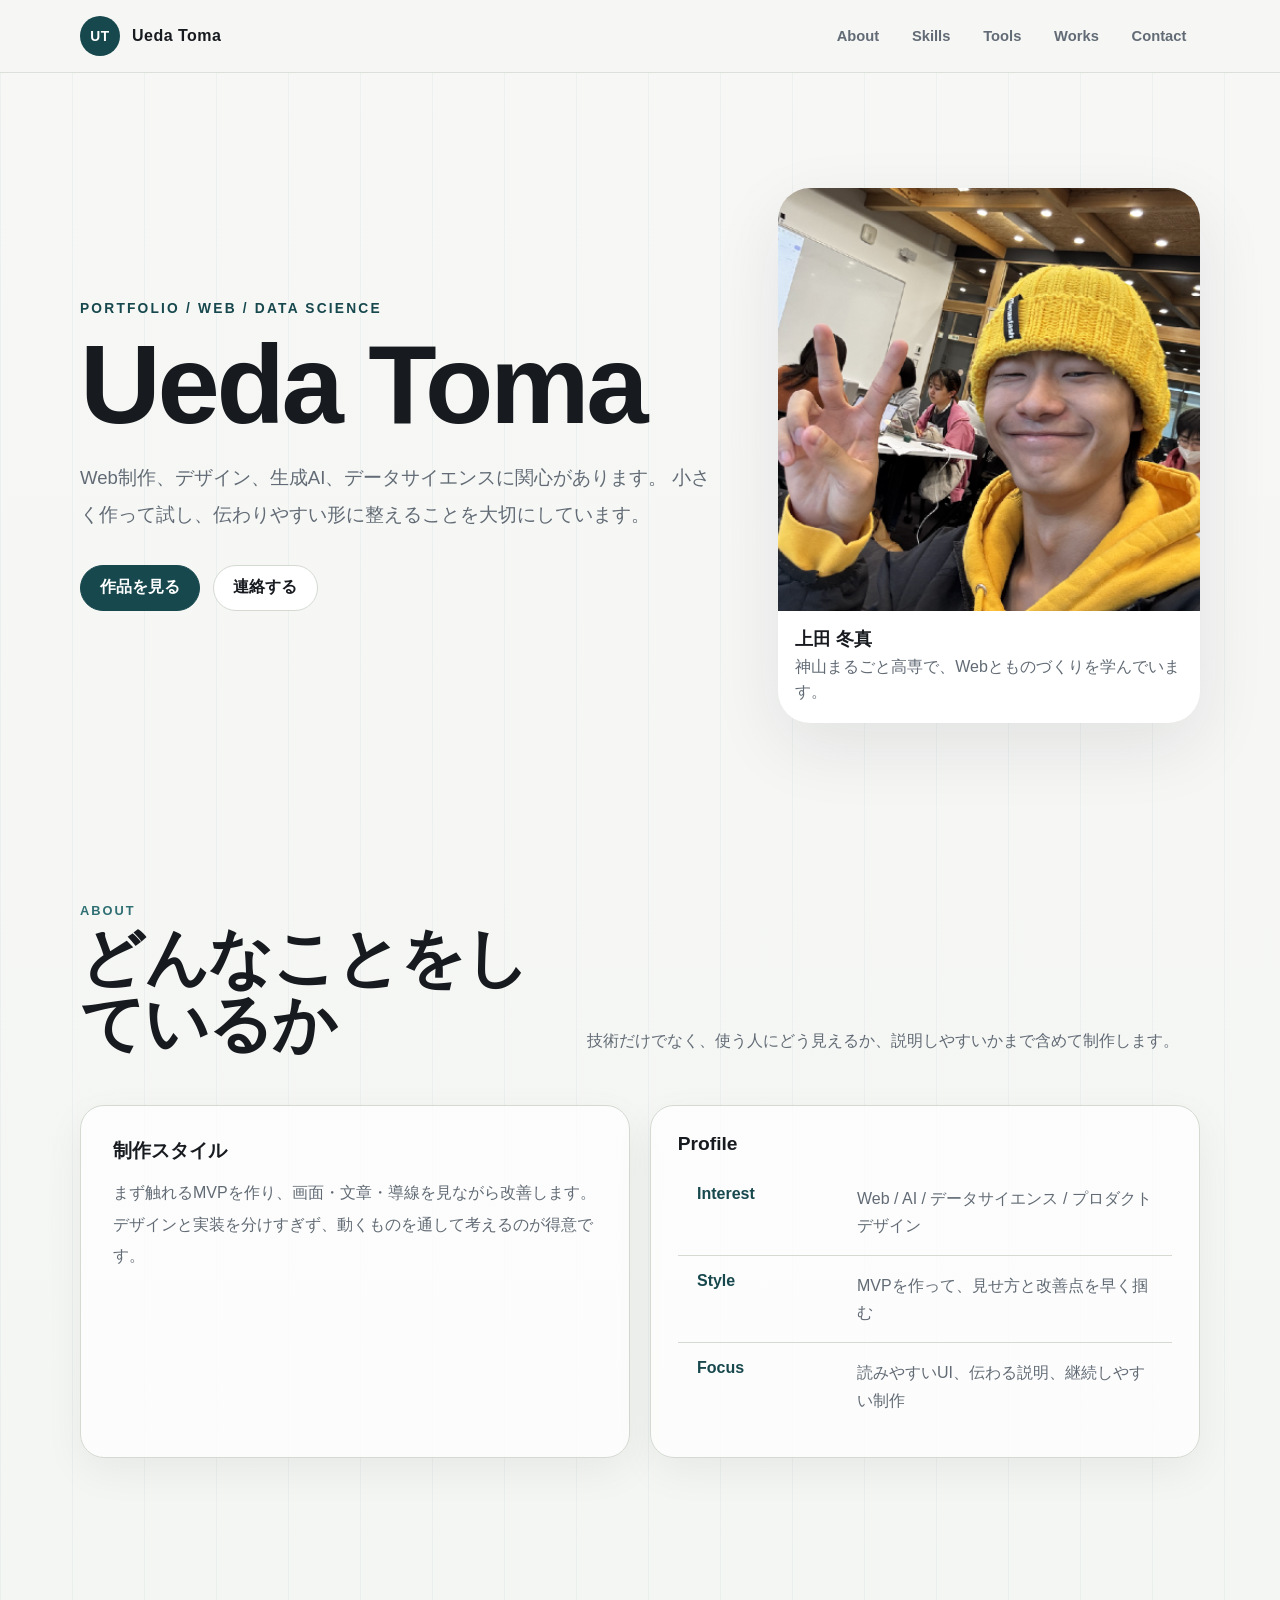
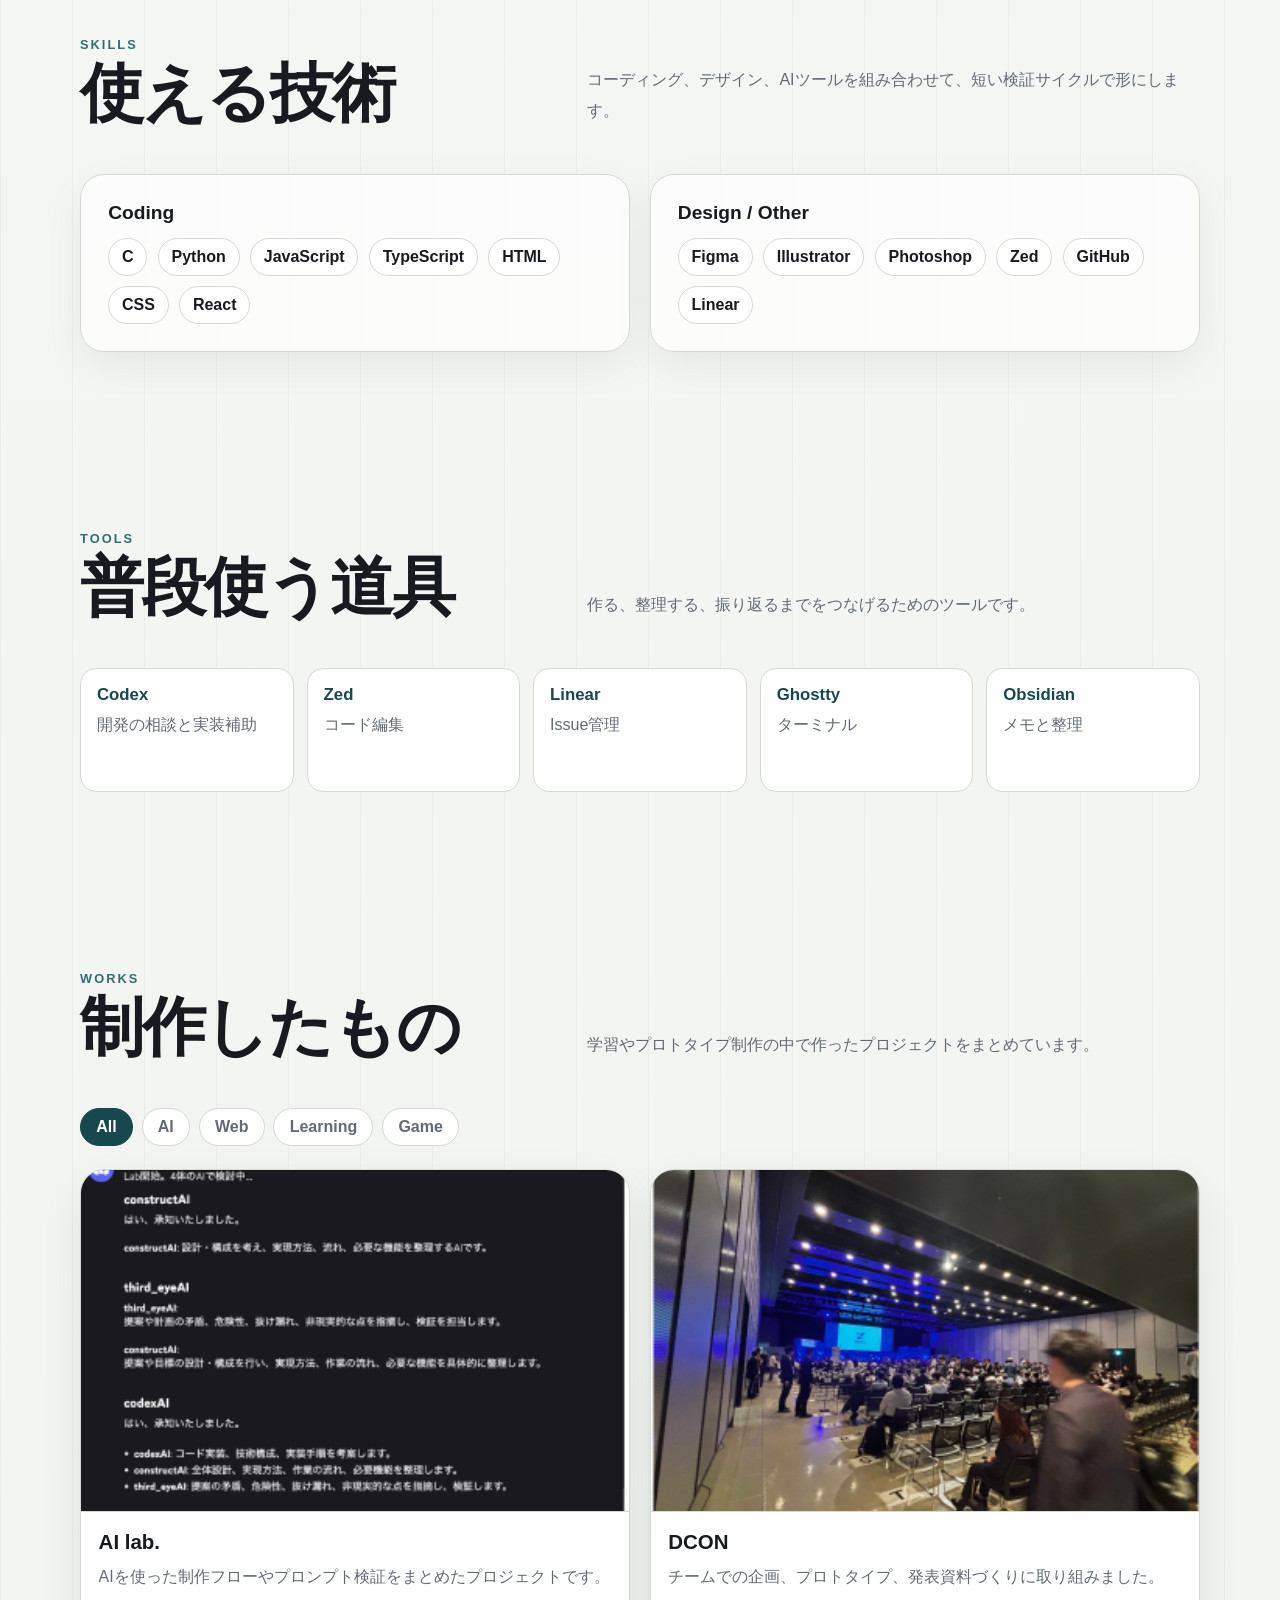
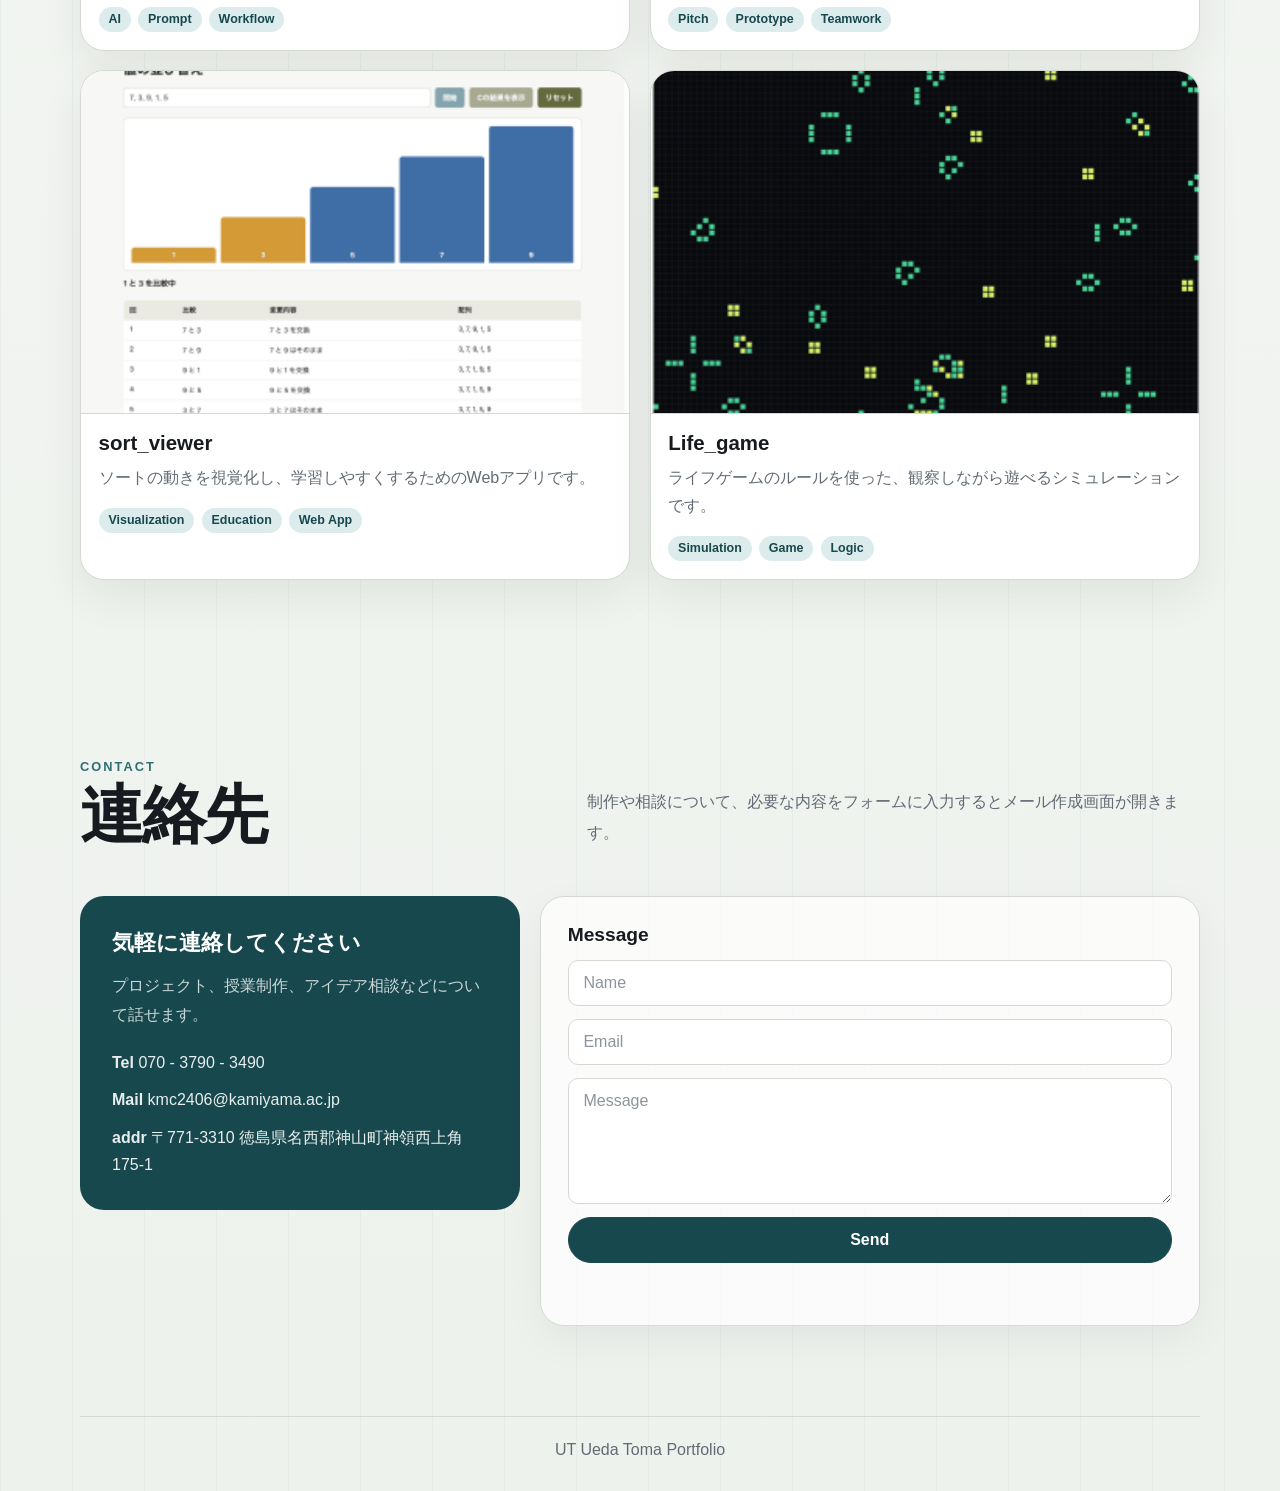
<file: main.html>
<!doctype html>
<html lang="ja">
  <head>
    <meta charset="UTF-8">
    <meta name="viewport" content="width=device-width, initial-scale=1.0">
    <title>Ueda Toma Portfolio</title>
    <!-- インタラクションや技術的な動きの実装にはAIを活用し、レイアウトや内容は手動で確認・調整しました。 -->
    <style>
      /* Hallmark · pre-emit critique: P4 H4 E4 S4 R4 V4 */
      :root {
        color-scheme: light;
        --color-page: #f7f8f6;
        --color-surface: #ffffff;
        --color-ink: #171a1f;
        --color-muted: #626b75;
        --color-soft: #e4e8e2;
        --color-line: #d4dad2;
        --color-accent: #2f6f73;
        --color-accent-strong: #17484d;
        --color-accent-soft: #dceced;
        --color-warm: #f4efe5;
        --shadow-soft: 0 24px 70px rgba(23, 26, 31, 0.09);
        --radius-lg: 24px;
        --radius-md: 16px;
        --radius-sm: 10px;
        --font-body: "Helvetica Neue", "Hiragino Sans", sans-serif;
        --max: 1120px;
      }

      * {
        box-sizing: border-box;
      }

      html {
        scroll-behavior: smooth;
        overflow-x: clip;
      }

      body {
        min-height: 100vh;
        margin: 0;
        overflow-x: clip;
        background:
          linear-gradient(90deg, rgba(47, 111, 115, 0.05) 1px, transparent 1px) 0 0 / 72px 72px,
          linear-gradient(180deg, var(--color-page), #eef2ed 100%);
        color: var(--color-ink);
        font-family: var(--font-body);
      }

      a {
        color: inherit;
        text-decoration: none;
      }

      img {
        display: block;
        max-width: 100%;
      }

      button,
      input,
      textarea {
        font: inherit;
      }

      button {
        cursor: pointer;
      }

      a:focus-visible,
      button:focus-visible,
      input:focus-visible,
      textarea:focus-visible {
        outline: 3px solid var(--color-accent);
        outline-offset: 3px;
      }

      .shell {
        width: min(var(--max), calc(100% - 40px));
        margin: 0 auto;
      }

      .topbar {
        z-index: 20;
        border-bottom: 1px solid rgba(212, 218, 210, 0.78);
        background: rgba(247, 248, 246, 0.9);
      }

      .topbar-inner {
        display: flex;
        align-items: center;
        justify-content: space-between;
        gap: 1.5rem;
        min-height: 72px;
      }

      .brand {
        display: inline-flex;
        align-items: center;
        gap: 0.75rem;
        min-width: 0;
        font-weight: 800;
        letter-spacing: 0.03em;
      }

      .brand-mark {
        display: grid;
        place-items: center;
        flex: 0 0 auto;
        width: 40px;
        height: 40px;
        border-radius: 50%;
        background: var(--color-accent-strong);
        color: var(--color-surface);
        font-size: 0.86rem;
      }

      .nav {
        display: flex;
        align-items: center;
        justify-content: flex-end;
        gap: 0.35rem;
        color: var(--color-muted);
        font-size: 0.92rem;
        font-weight: 700;
      }

      .nav a {
        border-radius: 999px;
        padding: 0.55rem 0.85rem;
        white-space: nowrap;
        transition: background 180ms ease, color 180ms ease;
      }

      .nav a:hover {
        background: var(--color-accent-soft);
        color: var(--color-accent-strong);
      }

      .hero {
        display: grid;
        grid-template-columns: minmax(0, 1.08fr) minmax(280px, 0.72fr);
        gap: clamp(2rem, 5vw, 5rem);
        align-items: center;
        padding: clamp(4rem, 9vw, 8rem) 0 clamp(4rem, 7vw, 6rem);
      }

      .eyebrow {
        margin: 0 0 1rem;
        color: var(--color-accent-strong);
        font-size: 0.86rem;
        font-weight: 800;
        letter-spacing: 0.16em;
        text-transform: uppercase;
      }

      .hero-title {
        max-width: 11ch;
        margin: 0;
        color: var(--color-ink);
        font-size: clamp(3rem, 10vw, 7rem);
        font-style: normal;
        font-weight: 900;
        line-height: 0.95;
        letter-spacing: -0.03em;
        overflow-wrap: anywhere;
      }

      .hero-copy {
        max-width: 42rem;
        margin: 1.4rem 0 0;
        color: var(--color-muted);
        font-size: clamp(1rem, 1.7vw, 1.16rem);
        line-height: 1.95;
      }

      .hero-actions {
        display: flex;
        flex-wrap: wrap;
        gap: 0.8rem;
        margin-top: 2rem;
      }

      .button {
        display: inline-flex;
        align-items: center;
        justify-content: center;
        min-height: 46px;
        border: 1px solid var(--color-line);
        border-radius: 999px;
        padding: 0 1.2rem;
        background: var(--color-surface);
        color: var(--color-ink);
        font-weight: 800;
        white-space: nowrap;
        transition: background 180ms ease, color 180ms ease, transform 180ms ease, border-color 180ms ease;
      }

      .button:hover {
        transform: translateY(-2px);
        border-color: var(--color-accent-strong);
      }

      .button-primary {
        border-color: var(--color-accent-strong);
        background: var(--color-accent-strong);
        color: var(--color-surface);
      }

      .button-primary:hover {
        background: var(--color-accent);
      }

      .portrait-card {
        overflow: hidden;
        border-radius: 32px;
        background: var(--color-surface);
        box-shadow: var(--shadow-soft);
      }

      .portrait-card img {
        width: 100%;
        aspect-ratio: 1 / 1;
        object-fit: cover;
        object-position: 72% 20%;
      }

      .portrait-caption {
        padding: 1rem 1.1rem 1.15rem;
      }

      .portrait-caption strong {
        display: block;
        margin-bottom: 0.2rem;
        font-size: 1.1rem;
      }

      .portrait-caption span {
        color: var(--color-muted);
        line-height: 1.6;
      }

      .section {
        padding: clamp(3.5rem, 7vw, 6rem) 0;
        scroll-margin-top: 92px;
      }

      .section-heading {
        display: grid;
        grid-template-columns: minmax(0, 0.75fr) minmax(0, 1fr);
        gap: clamp(1rem, 4vw, 3rem);
        align-items: end;
        margin-bottom: clamp(1.6rem, 4vw, 3rem);
      }

      .section-kicker {
        margin: 0 0 0.55rem;
        color: var(--color-accent);
        font-size: 0.8rem;
        font-weight: 900;
        letter-spacing: 0.16em;
        text-transform: uppercase;
      }

      .section-title {
        margin: 0;
        font-size: clamp(2rem, 5vw, 4rem);
        font-style: normal;
        font-weight: 900;
        line-height: 1.02;
        letter-spacing: -0.03em;
        overflow-wrap: anywhere;
      }

      .section-lead {
        margin: 0;
        color: var(--color-muted);
        font-size: 1rem;
        line-height: 1.9;
      }

      .about-grid {
        display: grid;
        grid-template-columns: minmax(0, 1fr) minmax(0, 1fr);
        gap: 1.2rem;
      }

      .text-card,
      .list-card,
      .contact-card {
        border: 1px solid var(--color-line);
        border-radius: var(--radius-lg);
        background: rgba(255, 255, 255, 0.74);
        box-shadow: 0 14px 42px rgba(23, 26, 31, 0.055);
      }

      .text-card {
        padding: clamp(1.3rem, 3vw, 2rem);
      }

      .text-card h3,
      .list-card h3,
      .contact-card h3 {
        margin: 0 0 0.85rem;
        font-size: 1.2rem;
      }

      .text-card p {
        margin: 0;
        color: var(--color-muted);
        line-height: 1.95;
      }

      .fact-list {
        display: grid;
        gap: 0;
        margin: 0;
        padding: 0;
        list-style: none;
      }

      .fact-list li {
        display: grid;
        grid-template-columns: 9rem minmax(0, 1fr);
        gap: 1rem;
        padding: 1rem 1.2rem;
        border-bottom: 1px solid var(--color-line);
      }

      .fact-list li:last-child {
        border-bottom: 0;
      }

      .fact-list strong {
        color: var(--color-accent-strong);
      }

      .fact-list span {
        color: var(--color-muted);
        line-height: 1.7;
      }

      .skills-layout {
        display: grid;
        grid-template-columns: minmax(0, 1fr) minmax(0, 1fr);
        gap: 1.2rem;
      }

      .list-card {
        padding: clamp(1.2rem, 3vw, 1.7rem);
      }

      .pill-list {
        display: flex;
        flex-wrap: wrap;
        gap: 0.65rem;
        margin: 0;
        padding: 0;
        list-style: none;
      }

      .pill-list li {
        border: 1px solid var(--color-line);
        border-radius: 999px;
        padding: 0.55rem 0.8rem;
        background: var(--color-surface);
        color: var(--color-ink);
        font-weight: 700;
      }

      .tools-strip {
        display: grid;
        grid-template-columns: repeat(5, minmax(0, 1fr));
        gap: 0.8rem;
      }

      .tool-item {
        min-height: 124px;
        border: 1px solid var(--color-line);
        border-radius: var(--radius-md);
        padding: 1rem;
        background: var(--color-surface);
      }

      .tool-item strong {
        display: block;
        margin-bottom: 0.45rem;
        color: var(--color-accent-strong);
        font-size: 1.05rem;
      }

      .tool-item span {
        color: var(--color-muted);
        line-height: 1.65;
      }

      .work-controls {
        display: flex;
        flex-wrap: wrap;
        gap: 0.55rem;
        margin-bottom: 1.4rem;
      }

      .filter-button {
        min-height: 38px;
        border: 1px solid var(--color-line);
        border-radius: 999px;
        padding: 0 0.95rem;
        background: var(--color-surface);
        color: var(--color-muted);
        font-weight: 800;
        white-space: nowrap;
        transition: background 180ms ease, color 180ms ease, border-color 180ms ease;
      }

      .filter-button:hover,
      .filter-button.is-active {
        border-color: var(--color-accent-strong);
        background: var(--color-accent-strong);
        color: var(--color-surface);
      }

      .works-grid {
        display: grid;
        grid-template-columns: repeat(2, minmax(0, 1fr));
        gap: 1.2rem;
      }

      .work-card {
        overflow: hidden;
        border: 1px solid var(--color-line);
        border-radius: var(--radius-lg);
        background: var(--color-surface);
        box-shadow: 0 16px 44px rgba(23, 26, 31, 0.07);
        transition: transform 180ms ease, box-shadow 180ms ease;
      }

      .work-card:hover {
        transform: translateY(-4px);
        box-shadow: var(--shadow-soft);
      }

      .work-card.is-hidden {
        display: none;
      }

      .work-card img {
        width: 100%;
        aspect-ratio: 16 / 10;
        object-fit: cover;
        border-bottom: 1px solid var(--color-line);
      }

      .work-body {
        padding: 1.1rem;
      }

      .work-body h3 {
        margin: 0 0 0.55rem;
        font-size: 1.28rem;
      }

      .work-body p {
        margin: 0 0 1rem;
        color: var(--color-muted);
        line-height: 1.75;
      }

      .tag-row {
        display: flex;
        flex-wrap: wrap;
        gap: 0.45rem;
      }

      .tag {
        border-radius: 999px;
        padding: 0.35rem 0.62rem;
        background: var(--color-accent-soft);
        color: var(--color-accent-strong);
        font-size: 0.78rem;
        font-weight: 800;
      }

      .contact-layout {
        display: grid;
        grid-template-columns: minmax(0, 0.8fr) minmax(0, 1.2fr);
        gap: 1.2rem;
        align-items: start;
      }

      .contact-note {
        border-radius: var(--radius-lg);
        padding: clamp(1.3rem, 3vw, 2rem);
        background: var(--color-accent-strong);
        color: var(--color-surface);
      }

      .contact-note h3 {
        margin: 0 0 0.85rem;
        font-size: 1.35rem;
      }

      .contact-note p {
        margin: 0;
        color: rgba(255, 255, 255, 0.78);
        line-height: 1.85;
      }

      .contact-lines {
        display: grid;
        gap: 0.65rem;
        margin-top: 1.2rem;
        color: rgba(255, 255, 255, 0.9);
        line-height: 1.7;
      }

      .contact-card {
        padding: clamp(1.2rem, 3vw, 1.7rem);
      }

      .contact-form {
        display: grid;
        gap: 0.8rem;
      }

      .input-line,
      .input-box {
        width: 100%;
        border: 1px solid var(--color-line);
        border-radius: var(--radius-sm);
        background: var(--color-surface);
        color: var(--color-ink);
        padding: 0.82rem 0.92rem;
      }

      .input-box {
        min-height: 126px;
        resize: vertical;
      }

      .input-line::placeholder,
      .input-box::placeholder {
        color: #8d949c;
      }

      .form-status {
        min-height: 1.4rem;
        margin: 0;
        color: var(--color-muted);
        font-size: 0.9rem;
      }

      .footer {
        border-top: 1px solid var(--color-line);
        padding: 1.5rem 0 2rem;
        color: var(--color-muted);
        text-align: center;
      }

      @media (max-width: 900px) {
        .hero,
        .section-heading,
        .about-grid,
        .skills-layout,
        .contact-layout {
          grid-template-columns: 1fr;
        }

        .tools-strip {
          grid-template-columns: repeat(2, minmax(0, 1fr));
        }
      }

      @media (max-width: 640px) {
        .shell {
          width: min(100% - 24px, var(--max));
        }

        .topbar {
          position: static;
        }

        .topbar-inner {
          align-items: flex-start;
          flex-direction: column;
          padding: 0.9rem 0;
        }

        .nav {
          width: 100%;
          justify-content: space-between;
          gap: 0.15rem;
          font-size: 0.78rem;
        }

        .nav a {
          padding-inline: 0.35rem;
        }

        .hero {
          padding-top: 3rem;
        }

        .hero-title {
          font-size: clamp(2.9rem, 18vw, 4.4rem);
        }

        .fact-list li {
          grid-template-columns: 1fr;
          gap: 0.3rem;
        }

        .tools-strip,
        .works-grid {
          grid-template-columns: 1fr;
        }
      }

      @media (prefers-reduced-motion: reduce) {
        html {
          scroll-behavior: auto;
        }

        *,
        *::before,
        *::after {
          animation-duration: 1ms !important;
          animation-iteration-count: 1 !important;
          transition-duration: 1ms !important;
        }
      }
    </style>
  </head>
  <body>
    <header class="topbar">
      <div class="topbar-inner shell">
        <a class="brand" href="#top" aria-label="トップへ戻る">
          <span class="brand-mark">UT</span>
          <span>Ueda Toma</span>
        </a>
        <nav class="nav" aria-label="ページ内リンク">
          <a href="#about">About</a>
          <a href="#skills">Skills</a>
          <a href="#tools">Tools</a>
          <a href="#works">Works</a>
          <a href="#contact">Contact</a>
        </nav>
      </div>
    </header>

    <main id="top">
      <section class="hero shell">
        <div>
          <p class="eyebrow">Portfolio / Web / Data Science</p>
          <h1 class="hero-title">Ueda Toma</h1>
          <p class="hero-copy">
            Web制作、デザイン、生成AI、データサイエンスに関心があります。
            小さく作って試し、伝わりやすい形に整えることを大切にしています。
          </p>
          <div class="hero-actions">
            <a class="button button-primary" href="#works">作品を見る</a>
            <a class="button" href="#contact">連絡する</a>
          </div>
        </div>

        <aside class="portrait-card" aria-label="Profile summary">
          <img src="./profile-photo.png" alt="上田冬真のプロフィール写真">
          <div class="portrait-caption">
            <strong>上田 冬真</strong>
            <span>神山まるごと高専で、Webとものづくりを学んでいます。</span>
          </div>
        </aside>
      </section>

      <section class="section shell" id="about">
        <div class="section-heading">
          <div>
            <p class="section-kicker">About</p>
            <h2 class="section-title">どんなことをしているか</h2>
          </div>
          <p class="section-lead">
            技術だけでなく、使う人にどう見えるか、説明しやすいかまで含めて制作します。
          </p>
        </div>

        <div class="about-grid">
          <article class="text-card">
            <h3>制作スタイル</h3>
            <p>
              まず触れるMVPを作り、画面・文章・導線を見ながら改善します。
              デザインと実装を分けすぎず、動くものを通して考えるのが得意です。
            </p>
          </article>

          <article class="list-card">
            <h3>Profile</h3>
            <ul class="fact-list">
              <li><strong>Interest</strong><span>Web / AI / データサイエンス / プロダクトデザイン</span></li>
              <li><strong>Style</strong><span>MVPを作って、見せ方と改善点を早く掴む</span></li>
              <li><strong>Focus</strong><span>読みやすいUI、伝わる説明、継続しやすい制作</span></li>
            </ul>
          </article>
        </div>
      </section>

      <section class="section shell" id="skills">
        <div class="section-heading">
          <div>
            <p class="section-kicker">Skills</p>
            <h2 class="section-title">使える技術</h2>
          </div>
          <p class="section-lead">
            コーディング、デザイン、AIツールを組み合わせて、短い検証サイクルで形にします。
          </p>
        </div>

        <div class="skills-layout">
          <article class="list-card">
            <h3>Coding</h3>
            <ul class="pill-list">
              <li>C</li>
              <li>Python</li>
              <li>JavaScript</li>
              <li>TypeScript</li>
              <li>HTML</li>
              <li>CSS</li>
              <li>React</li>
            </ul>
          </article>

          <article class="list-card">
            <h3>Design / Other</h3>
            <ul class="pill-list">
              <li>Figma</li>
              <li>Illustrator</li>
              <li>Photoshop</li>
              <li>Zed</li>
              <li>GitHub</li>
              <li>Linear</li>
            </ul>
          </article>
        </div>
      </section>

      <section class="section shell" id="tools">
        <div class="section-heading">
          <div>
            <p class="section-kicker">Tools</p>
            <h2 class="section-title">普段使う道具</h2>
          </div>
          <p class="section-lead">
            作る、整理する、振り返るまでをつなげるためのツールです。
          </p>
        </div>

        <div class="tools-strip">
          <div class="tool-item"><strong>Codex</strong><span>開発の相談と実装補助</span></div>
          <div class="tool-item"><strong>Zed</strong><span>コード編集</span></div>
          <div class="tool-item"><strong>Linear</strong><span>Issue管理</span></div>
          <div class="tool-item"><strong>Ghostty</strong><span>ターミナル</span></div>
          <div class="tool-item"><strong>Obsidian</strong><span>メモと整理</span></div>
        </div>
      </section>

      <section class="section shell" id="works">
        <div class="section-heading">
          <div>
            <p class="section-kicker">Works</p>
            <h2 class="section-title">制作したもの</h2>
          </div>
          <p class="section-lead">
            学習やプロトタイプ制作の中で作ったプロジェクトをまとめています。
          </p>
        </div>

        <div class="work-controls" role="group" aria-label="作品フィルター">
          <button class="filter-button is-active" type="button" data-filter="all">All</button>
          <button class="filter-button" type="button" data-filter="ai">AI</button>
          <button class="filter-button" type="button" data-filter="web">Web</button>
          <button class="filter-button" type="button" data-filter="learning">Learning</button>
          <button class="filter-button" type="button" data-filter="game">Game</button>
        </div>

        <div class="works-grid">
          <article class="work-card" data-category="ai web">
            <img src="./work-ai-lab-shot.png" alt="AI lab. project">
            <div class="work-body">
              <h3>AI lab.</h3>
              <p>AIを使った制作フローやプロンプト検証をまとめたプロジェクトです。</p>
              <div class="tag-row"><span class="tag">AI</span><span class="tag">Prompt</span><span class="tag">Workflow</span></div>
            </div>
          </article>

          <article class="work-card" data-category="web">
            <img src="./work-dcon-shot.png" alt="DCON project">
            <div class="work-body">
              <h3>DCON</h3>
              <p>チームでの企画、プロトタイプ、発表資料づくりに取り組みました。</p>
              <div class="tag-row"><span class="tag">Pitch</span><span class="tag">Prototype</span><span class="tag">Teamwork</span></div>
            </div>
          </article>

          <article class="work-card" data-category="learning web">
            <img src="./work-sort-viewer-shot.png" alt="sort_viewer project">
            <div class="work-body">
              <h3>sort_viewer</h3>
              <p>ソートの動きを視覚化し、学習しやすくするためのWebアプリです。</p>
              <div class="tag-row"><span class="tag">Visualization</span><span class="tag">Education</span><span class="tag">Web App</span></div>
            </div>
          </article>

          <article class="work-card" data-category="game learning">
            <img src="./work-life-game-shot.png" alt="Life_game project">
            <div class="work-body">
              <h3>Life_game</h3>
              <p>ライフゲームのルールを使った、観察しながら遊べるシミュレーションです。</p>
              <div class="tag-row"><span class="tag">Simulation</span><span class="tag">Game</span><span class="tag">Logic</span></div>
            </div>
          </article>
        </div>
      </section>

      <section class="section shell" id="contact">
        <div class="section-heading">
          <div>
            <p class="section-kicker">Contact</p>
            <h2 class="section-title">連絡先</h2>
          </div>
          <p class="section-lead">
            制作や相談について、必要な内容をフォームに入力するとメール作成画面が開きます。
          </p>
        </div>

        <div class="contact-layout">
          <aside class="contact-note">
            <h3>気軽に連絡してください</h3>
            <p>プロジェクト、授業制作、アイデア相談などについて話せます。</p>
            <div class="contact-lines">
              <div><strong>Tel</strong> 070 - 3790 - 3490</div>
              <div><strong>Mail</strong> kmc2406@kamiyama.ac.jp</div>
              <div><strong>addr</strong> 〒771-3310 徳島県名西郡神山町神領西上角175-1</div>
            </div>
          </aside>

          <article class="contact-card">
            <h3>Message</h3>
            <form class="contact-form">
              <input class="input-line" type="text" name="name" placeholder="Name" aria-label="Name">
              <input class="input-line" type="email" name="email" placeholder="Email" aria-label="Email">
              <textarea class="input-box" name="message" placeholder="Message" aria-label="Message"></textarea>
              <button class="button button-primary" type="submit">Send</button>
              <p class="form-status" aria-live="polite"></p>
            </form>
          </article>
        </div>
      </section>
    </main>

    <footer class="footer shell">UT Ueda Toma Portfolio</footer>

    <script>
      const filterButtons = document.querySelectorAll(".filter-button");
      const workCards = document.querySelectorAll(".work-card");
      const contactForm = document.querySelector(".contact-form");
      const formStatus = document.querySelector(".form-status");

      filterButtons.forEach((button) => {
        button.addEventListener("click", () => {
          const filter = button.dataset.filter;
          filterButtons.forEach((item) => item.classList.toggle("is-active", item === button));
          workCards.forEach((card) => {
            const categories = card.dataset.category.split(" ");
            card.classList.toggle("is-hidden", filter !== "all" && !categories.includes(filter));
          });
        });
      });

      contactForm?.addEventListener("submit", (event) => {
        event.preventDefault();
        const formData = new FormData(contactForm);
        const name = formData.get("name")?.toString().trim() || "Anonymous";
        const email = formData.get("email")?.toString().trim() || "(not provided)";
        const message = formData.get("message")?.toString().trim() || "(no message)";
        const subject = encodeURIComponent(`Portfolio inquiry from ${name}`);
        const body = encodeURIComponent(`Name: ${name}\nEmail: ${email}\n\n${message}`);
        formStatus.textContent = "メール作成画面を開きます。";
        window.location.href = `mailto:kmc2406@kamiyama.ac.jp?subject=${subject}&body=${body}`;
      });
    </script>
  </body>
</html>
</file>
